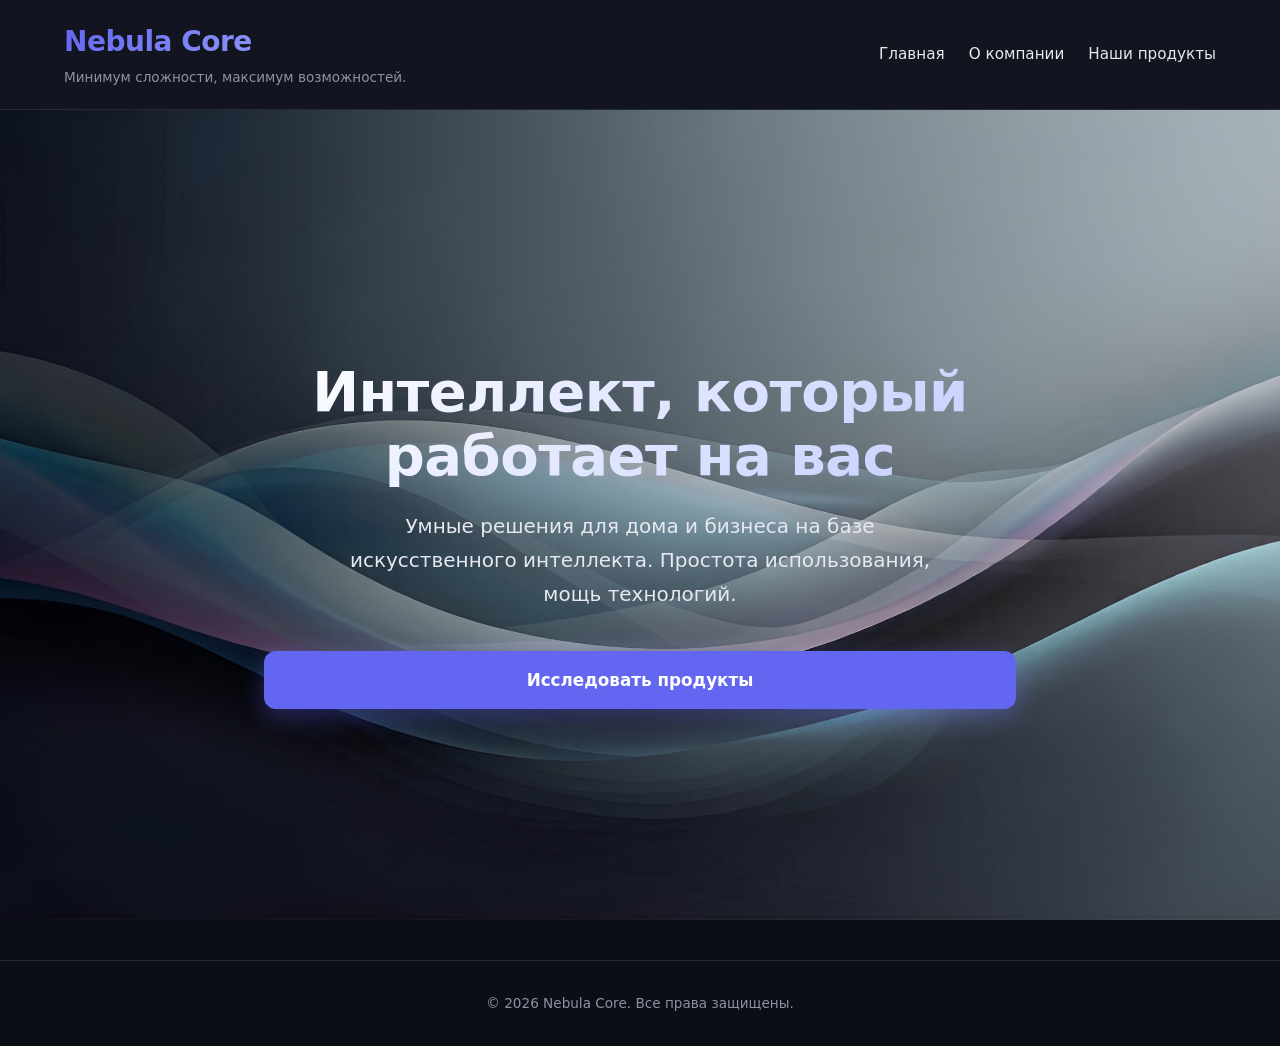
<file: index.html>
<!DOCTYPE html>
<html lang="ru">

<head>
    <meta charset="utf-8">
    <meta name="viewport" content="width=device-width, initial-scale=1.0">
    <title>Nebula Core — Технологии, которые работают на вас</title>
    <meta name="description"
        content="Эргономичная экосистема для дома и бизнеса. AI, IoT и кибербезопасность от Nebula Core.">
    <link rel="stylesheet" href="style.css">
</head>

<body>
    <header class="header">
        <div class="container header__inner">
            <div class="header__brand">
                <h1 class="header__logo">Nebula Core</h1>
                <p class="header__tagline">Минимум сложности, максимум возможностей.</p>
            </div>
            <nav class="header__nav">
                <ul class="nav__list">
                    <li class="nav__item"><a href="./index.html" class="nav__link">Главная</a></li>
                    <li class="nav__item"><a href="./about.html" class="nav__link">О компании</a></li>
                    <li class="nav__item"><a href="./products.html" class="nav__link">Наши продукты</a></li>
                </ul>
            </nav>
        </div>
    </header>

    <main class="main">
        <section class="hero">
            <div class="container hero__content">
                <h1 class="hero__title">Интеллект, который работает на вас</h1>
                <p class="hero__subtitle">Умные решения для дома и бизнеса на базе искусственного интеллекта. Простота
                    использования, мощь технологий.</p>
                <a href="./products.html" class="btn btn--hero">Исследовать продукты</a>
            </div>
        </section>
    </main>

    <footer class="footer">
        <div class="container">
            <p>© 2026 Nebula Core. Все права защищены.</p>
        </div>
    </footer>
</body>

</html>
</file>
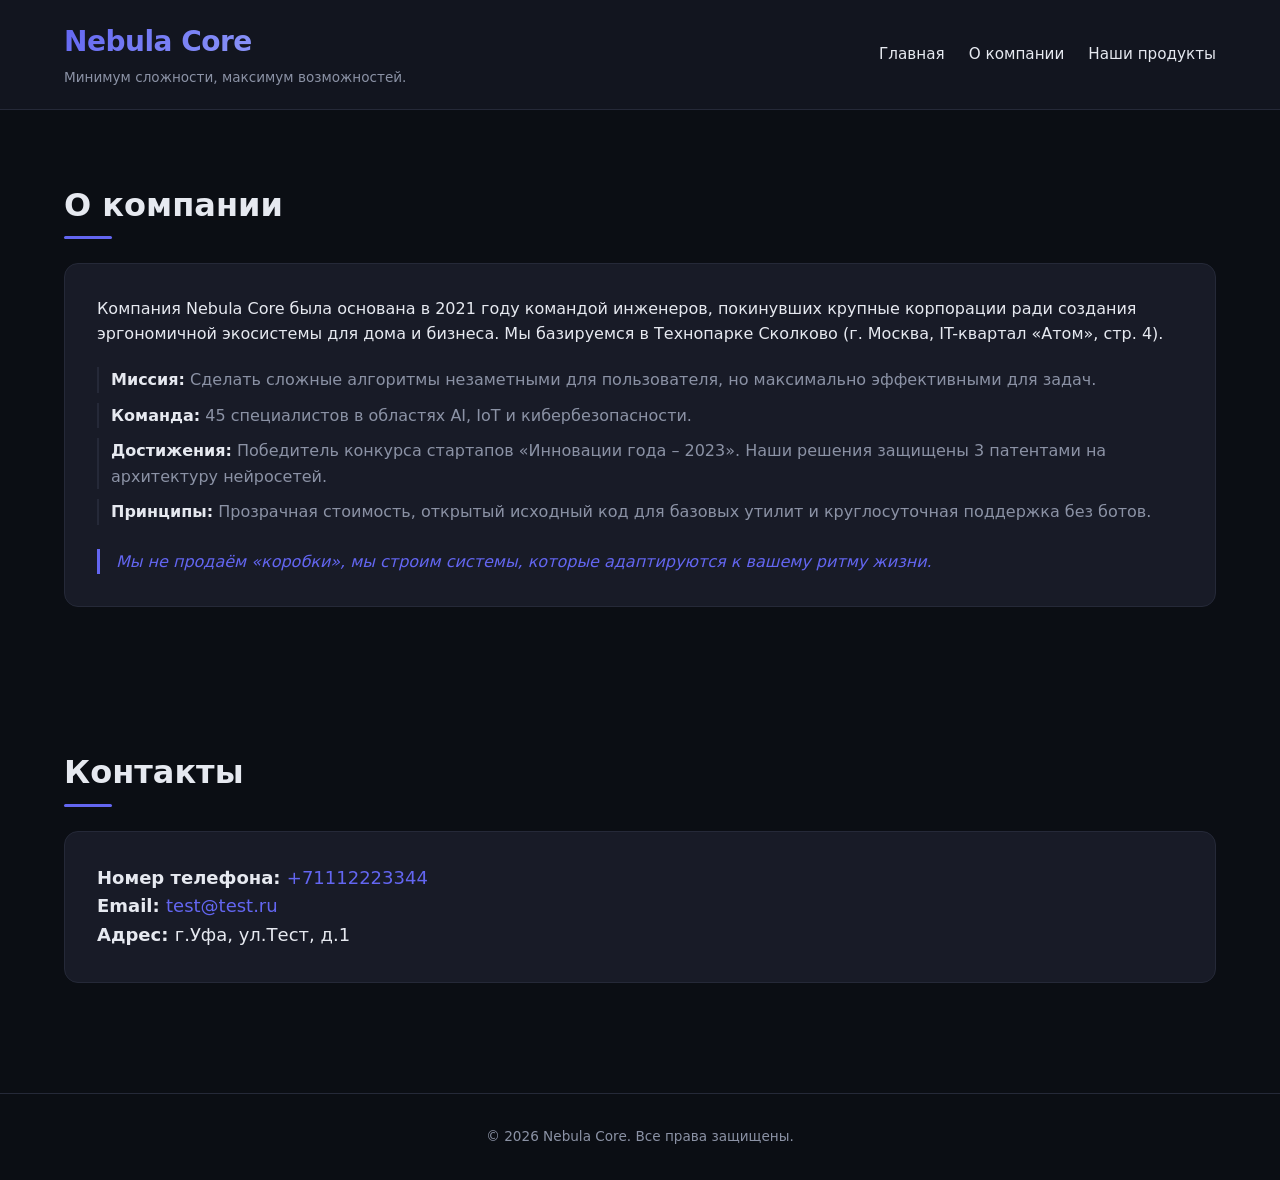
<file: about.html>
<!DOCTYPE html>
<html lang="ru">

<head>
    <meta charset="utf-8">
    <meta name="viewport" content="width=device-width, initial-scale=1.0">
    <title>Nebula Core — Технологии, которые работают на вас</title>
    <meta name="description"
        content="Эргономичная экосистема для дома и бизнеса. AI, IoT и кибербезопасность от Nebula Core.">
    <link rel="stylesheet" href="style.css">
</head>

<body>
    <header class="header">
        <div class="container header__inner">
            <div class="header__brand">
                <h1 class="header__logo">Nebula Core</h1>
                <p class="header__tagline">Минимум сложности, максимум возможностей.</p>
            </div>
            <nav class="header__nav">
                <ul class="nav__list">
                    <li class="nav__item"><a href="./index.html" class="nav__link">Главная</a></li>
                    <li class="nav__item"><a href="./about.html" class="nav__link">О компании</a></li>
                    <li class="nav__item"><a href="./products.html" class="nav__link">Наши продукты</a></li>
                </ul>
            </nav>
        </div>
    </header>

    <main class="main">
        <section id="about" class="section about">
            <div class="container">
                <h2 class="section__title">О компании</h2>
                <div class="about__content">
                    <p class="about__text">Компания Nebula Core была основана в 2021 году командой инженеров, покинувших
                        крупные корпорации ради создания эргономичной экосистемы для дома и бизнеса. Мы базируемся в
                        Технопарке Сколково (г. Москва, IT-квартал «Атом», стр. 4).</p>
                    <div class="about__details">
                        <p><strong>Миссия:</strong> Сделать сложные алгоритмы незаметными для пользователя, но
                            максимально эффективными для задач.</p>
                        <p><strong>Команда:</strong> 45 специалистов в областях AI, IoT и кибербезопасности.</p>
                        <p><strong>Достижения:</strong> Победитель конкурса стартапов «Инновации года – 2023». Наши
                            решения защищены 3 патентами на архитектуру нейросетей.</p>
                        <p><strong>Принципы:</strong> Прозрачная стоимость, открытый исходный код для базовых утилит и
                            круглосуточная поддержка без ботов.</p>
                    </div>
                    <p class="about__slogan">Мы не продаём «коробки», мы строим системы, которые адаптируются к вашему
                        ритму жизни.</p>
                </div>
            </div>
        </section>
        <section id="contacts" class="section contact">
            <div class="container">
                <h2 class="section__title">Контакты</h2>
                <div class="contact__content">
                    <p class="contact__text"><strong>Номер телефона: </strong><a href="tel:+71112223344">+71112223344</a></p>
                    <p class="contact__text"><strong>Email: </strong><a href="mailto:test@test.ru">test@test.ru</a></p>
                    <p class="contact__text"><strong>Адрес: </strong><span>г.Уфа, ул.Тест, д.1</span></p>
                </div>
            </div>
        </section>
    </main>

    <footer class="footer">
        <div class="container">
            <p>© 2026 Nebula Core. Все права защищены.</p>
        </div>
    </footer>
</body>

</html>
</file>
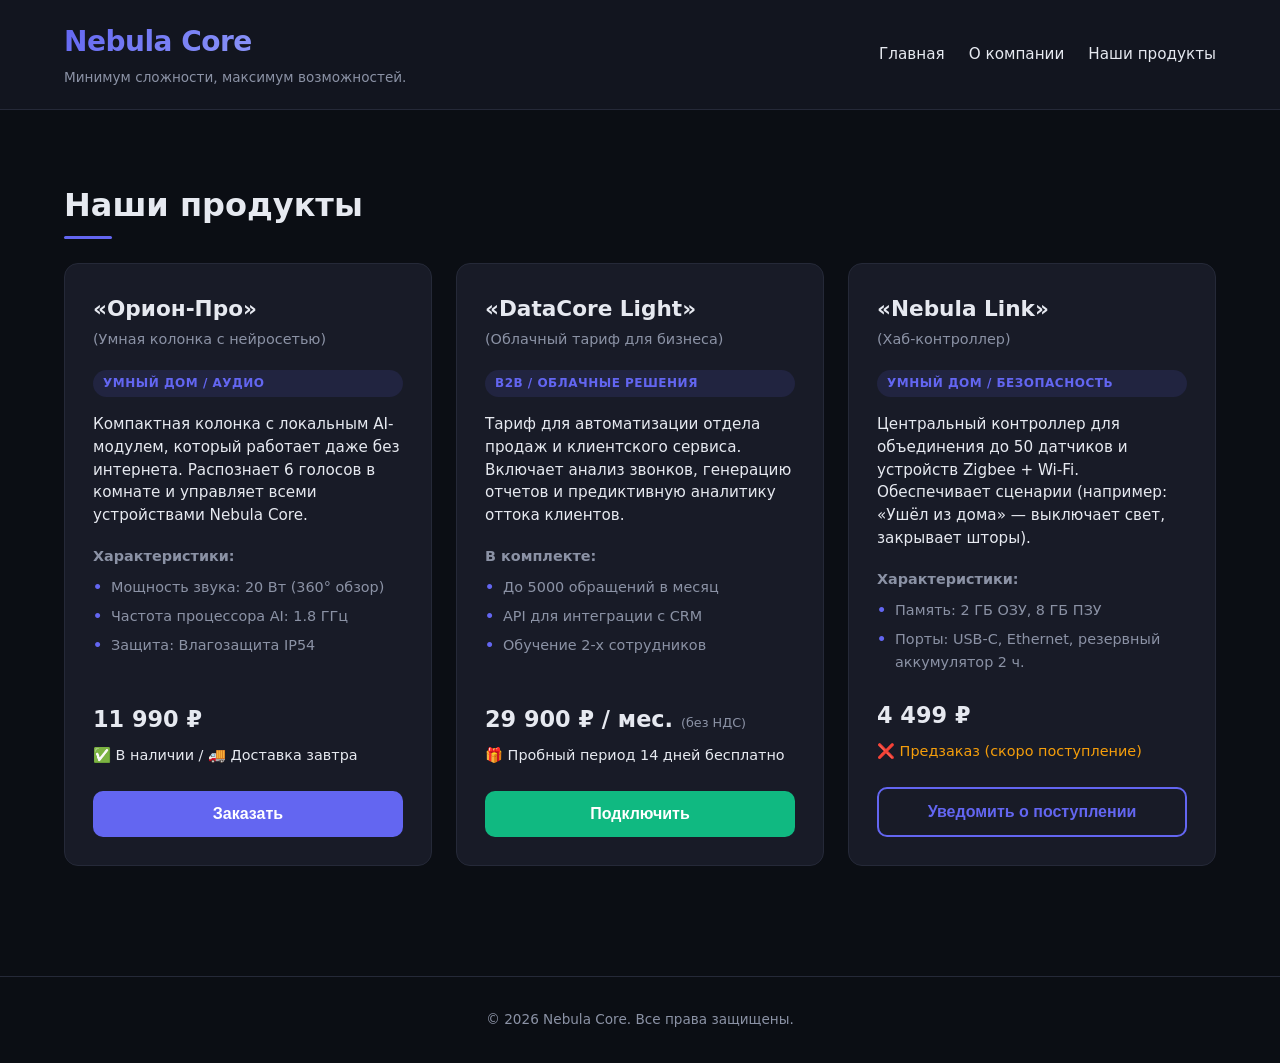
<file: products.html>
<!DOCTYPE html>
<html lang="ru">

<head>
    <meta charset="utf-8">
    <meta name="viewport" content="width=device-width, initial-scale=1.0">
    <title>Nebula Core — Технологии, которые работают на вас</title>
    <meta name="description"
        content="Эргономичная экосистема для дома и бизнеса. AI, IoT и кибербезопасность от Nebula Core.">
    <link rel="stylesheet" href="style.css">
</head>

<body>
    <header class="header">
        <div class="container header__inner">
            <div class="header__brand">
                <h1 class="header__logo">Nebula Core</h1>
                <p class="header__tagline">Минимум сложности, максимум возможностей.</p>
            </div>
            <nav class="header__nav">
                <ul class="nav__list">
                    <li class="nav__item"><a href="./index.html" class="nav__link">Главная</a></li>
                    <li class="nav__item"><a href="./about.html" class="nav__link">О компании</a></li>
                    <li class="nav__item"><a href="./products.html" class="nav__link">Наши продукты</a></li>
                </ul>
            </nav>
        </div>
    </header>

    <main class="main">
        <section id="products" class="section products">
            <div class="container">
                <h2 class="section__title">Наши продукты</h2>
                <div class="products__grid">
                    <article class="product-card">
                        <div class="product-card__header">
                            <h3 class="product-card__title">«Орион-Про»</h3>
                            <span class="product-card__subtitle">(Умная колонка с нейросетью)</span>
                        </div>
                        <span class="product-card__category">Умный дом / Аудио</span>
                        <p class="product-card__desc">Компактная колонка с локальным AI-модулем, который работает даже
                            без интернета. Распознает 6 голосов в комнате и управляет всеми устройствами Nebula Core.
                        </p>
                        <h4 class="product-card__subheader">Характеристики:</h4>
                        <ul class="product-card__list">
                            <li>Мощность звука: 20 Вт (360° обзор)</li>
                            <li>Частота процессора AI: 1.8 ГГц</li>
                            <li>Защита: Влагозащита IP54</li>
                        </ul>
                        <p class="product-card__price">11 990 ₽</p>
                        <p class="product-card__status">✅ В наличии / 🚚 Доставка завтра</p>
                        <button class="btn btn--primary product-action-btn" data-action="order"
                            data-product="«Орион-Про»">Заказать</button>
                    </article>

                    <article class="product-card">
                        <div class="product-card__header">
                            <h3 class="product-card__title">«DataCore Light»</h3>
                            <span class="product-card__subtitle">(Облачный тариф для бизнеса)</span>
                        </div>
                        <span class="product-card__category">B2B / Облачные решения</span>
                        <p class="product-card__desc">Тариф для автоматизации отдела продаж и клиентского сервиса.
                            Включает анализ звонков, генерацию отчетов и предиктивную аналитику оттока клиентов.</p>
                        <h4 class="product-card__subheader">В комплекте:</h4>
                        <ul class="product-card__list">
                            <li>До 5000 обращений в месяц</li>
                            <li>API для интеграции с CRM</li>
                            <li>Обучение 2-х сотрудников</li>
                        </ul>
                        <p class="product-card__price">29 900 ₽ / мес. <span class="price-note">(без НДС)</span></p>
                        <p class="product-card__status">🎁 Пробный период 14 дней бесплатно</p>
                        <button class="btn btn--accent product-action-btn" data-action="connect"
                            data-product="«DataCore Light»">Подключить</button>
                    </article>

                    <article class="product-card">
                        <div class="product-card__header">
                            <h3 class="product-card__title">«Nebula Link»</h3>
                            <span class="product-card__subtitle">(Хаб-контроллер)</span>
                        </div>
                        <span class="product-card__category">Умный дом / Безопасность</span>
                        <p class="product-card__desc">Центральный контроллер для объединения до 50 датчиков и устройств
                            Zigbee + Wi-Fi. Обеспечивает сценарии (например: «Ушёл из дома» — выключает свет, закрывает
                            шторы).</p>
                        <h4 class="product-card__subheader">Характеристики:</h4>
                        <ul class="product-card__list">
                            <li>Память: 2 ГБ ОЗУ, 8 ГБ ПЗУ</li>
                            <li>Порты: USB-C, Ethernet, резервный аккумулятор 2 ч.</li>
                        </ul>
                        <p class="product-card__price">4 499 ₽</p>
                        <p class="product-card__status status--preorder">❌ Предзаказ (скоро поступление)</p>
                        <button class="btn btn--outline product-action-btn" data-action="notify"
                            data-product="«Nebula Link»">Уведомить о поступлении</button>
                    </article>
                </div>
            </div>
        </section>
    </main>

    <footer class="footer">
        <div class="container">
            <p>© 2026 Nebula Core. Все права защищены.</p>
        </div>
    </footer>

    <div id="toast" class="toast" role="alert" aria-live="polite">
        <span class="toast__icon">✅</span>
        <span class="toast__message" id="toast-message"></span>
        <button class="toast__close" aria-label="Закрыть">&times;</button>
    </div>

    <script src="script.js" defer></script>
</body>

</html>
</file>
<file: style.css>
* {
    box-sizing: border-box;
    margin: 0;
    padding: 0;
}

html {
    scroll-behavior: smooth;
    scroll-padding-top: 90px;
}

body {
    font-family: system-ui, -apple-system, "Segoe UI", Roboto, sans-serif;
    background: #0b0e14;
    color: #e6e9f0;
    line-height: 1.6;
    -webkit-font-smoothing: antialiased;
}

.container {
    max-width: 1200px;
    margin: 0 auto;
    padding: 0 24px;
}

.header {
    background: #12151f;
    border-bottom: 1px solid #252938;
    padding: 20px 0;
    position: sticky;
    top: 0;
    z-index: 10;
}

.header__inner {
    display: flex;
    justify-content: space-between;
    align-items: center;
    flex-wrap: wrap;
    gap: 20px;
}

.header__logo {
    font-size: 1.75rem;
    font-weight: 800;
    background: linear-gradient(135deg, #6366f1, #a5b4fc);
    -webkit-background-clip: text;
    background-clip: text;
    color: transparent;
    letter-spacing: -0.5px;
}

.header__tagline {
    font-size: 0.85rem;
    color: #8b92a5;
    margin-top: 2px;
}

.nav__list {
    display: flex;
    list-style: none;
    gap: 24px;
}

.nav__link {
    color: #e6e9f0;
    text-decoration: none;
    font-weight: 500;
    font-size: 0.95rem;
    padding: 6px 0;
    position: relative;
    transition: all 0.25s cubic-bezier(0.4, 0, 0.2, 1);
}

.nav__link:hover {
    color: #6366f1;
}

.nav__link::after {
    content: '';
    position: absolute;
    bottom: 0;
    left: 0;
    width: 0;
    height: 2px;
    background: #6366f1;
    transition: all 0.25s cubic-bezier(0.4, 0, 0.2, 1);
}

.nav__link:hover::after {
    width: 100%;
}

.section {
    padding: 70px 0;
}

.section__title {
    font-size: 2rem;
    margin-bottom: 32px;
    position: relative;
    display: inline-block;
}

.section__title::after {
    content: '';
    position: absolute;
    bottom: -8px;
    left: 0;
    width: 48px;
    height: 3px;
    background: #6366f1;
    border-radius: 2px;
}

.about__content {
    background: #181b27;
    border: 1px solid #252938;
    border-radius: 14px;
    padding: 32px;
}

.about__text {
    margin-bottom: 20px;
}

.about__details p {
    margin-bottom: 10px;
    color: #8b92a5;
    padding-left: 12px;
    border-left: 2px solid #252938;
}

.about__details strong {
    color: #e6e9f0;
    font-weight: 600;
}

.about__slogan {
    margin-top: 24px;
    font-style: italic;
    color: #6366f1;
    border-left: 3px solid #6366f1;
    padding-left: 16px;
    font-weight: 500;
}

.contact__content {
    background: #181b27;
    border: 1px solid #252938;
    border-radius: 14px;
    padding: 32px;
}

.contact__text {
    font-size: 18px;
}

.contact__text > a {
    text-decoration: none;
    color: #6366f1;
}

.contact__text > a:hover {
    text-decoration: underline; 
}

.products__grid {
    display: grid;
    grid-template-columns: repeat(auto-fit, minmax(320px, 1fr));
    gap: 24px;
}

.product-card {
    background: #181b27;
    border: 1px solid #252938;
    border-radius: 14px;
    padding: 28px;
    transition: all 0.25s cubic-bezier(0.4, 0, 0.2, 1);
    display: flex;
    flex-direction: column;
}

.product-card:hover {
    transform: translateY(-6px);
    box-shadow: 0 12px 32px rgba(99, 102, 241, 0.15);
    border-color: #6366f1;
}

.product-card__header {
    margin-bottom: 6px;
}

.product-card__title {
    font-size: 1.35rem;
    font-weight: 700;
}

.product-card__subtitle {
    font-size: 0.9rem;
    color: #8b92a5;
}

.product-card__category {
    display: inline-block;
    background: rgba(99, 102, 241, 0.12);
    color: #6366f1;
    padding: 4px 10px;
    border-radius: 20px;
    font-size: 0.75rem;
    font-weight: 600;
    margin: 12px 0 16px;
    text-transform: uppercase;
    letter-spacing: 0.5px;
}

.product-card__desc {
    margin-bottom: 18px;
    font-size: 0.95rem;
    line-height: 1.5;
}

.product-card__subheader {
    font-size: 0.9rem;
    margin-bottom: 8px;
    color: #8b92a5;
    font-weight: 600;
}

.product-card__list {
    list-style: none;
    margin-bottom: 18px;
    flex-grow: 1;
}

.product-card__list li {
    padding-left: 18px;
    position: relative;
    margin-bottom: 6px;
    font-size: 0.9rem;
    color: #8b92a5;
}

.product-card__list li::before {
    content: '•';
    position: absolute;
    left: 0;
    color: #6366f1;
    font-weight: bold;
}

.product-card__price {
    font-size: 1.4rem;
    font-weight: 700;
    margin-bottom: 6px;
    color: #e6e9f0;
}

.price-note {
    font-size: 0.8rem;
    color: #8b92a5;
    font-weight: 400;
}

.product-card__status {
    font-size: 0.9rem;
    margin-bottom: 24px;
    font-weight: 500;
}

.status--preorder {
    color: #f59e0b;
}

.btn {
    display: inline-flex;
    justify-content: center;
    align-items: center;
    width: 100%;
    padding: 14px 20px;
    border: none;
    border-radius: 10px;
    font-size: 1rem;
    font-weight: 600;
    cursor: pointer;
    transition: background 0.25s ease, transform 0.2s ease, color 0.2s ease;
    position: relative;
    overflow: hidden;
}

.btn--primary {
    background: #6366f1;
    color: #fff;
}

.btn--primary:hover {
    background: #4f46e5;
    transform: translateY(-1px);
}

.btn--accent {
    background: #10b981;
    color: #fff;
}

.btn--accent:hover {
    background: #059669;
    transform: translateY(-1px);
}

.btn--outline {
    background: transparent;
    border: 2px solid #6366f1;
    color: #6366f1;
}

.btn--outline:hover {
    background: rgba(99, 102, 241, 0.1);
}

.btn.loading {
    pointer-events: none;
    color: transparent !important;
    opacity: 0.85;
}

.btn.loading::after {
    content: '';
    position: absolute;
    left: 50%;
    top: 50%;
    transform: translate(-50%, -50%);
    width: 18px;
    height: 18px;
    border: 2px solid rgba(255, 255, 255, 0.3);
    border-top-color: #fff;
    border-radius: 50%;
    animation: btn-spin 0.7s linear infinite;
}

.btn.success {
    background: #10b981 !important;
    border-color: #10b981 !important;
    color: #fff !important;
}

@keyframes btn-spin {
    to {
        transform: translate(-50%, -50%) rotate(360deg);
    }
}

.toast {
    position: fixed;
    top: 24px;
    left: 50%;
    transform: translateX(-50%) translateY(-20px);
    background: #181b27;
    border: 1px solid #10b981;
    border-radius: 12px;
    padding: 14px 20px;
    display: flex;
    align-items: center;
    gap: 12px;
    box-shadow: 0 0 0 3px rgba(16, 185, 129, 0.15), 0 8px 24px rgba(0, 0, 0, 0.4);
    z-index: 200;
    opacity: 0;
    visibility: hidden;
    transition: all 0.3s cubic-bezier(0.4, 0, 0.2, 1);
    max-width: 90%;
    width: 380px;
    backdrop-filter: blur(8px);
}

.toast.active {
    opacity: 1;
    visibility: visible;
    transform: translateX(-50%) translateY(0);
}

.toast__icon {
    font-size: 1.1rem;
}

.toast__message {
    font-size: 0.9rem;
    color: #e6e9f0;
    flex: 1;
    line-height: 1.4;
}

.toast__close {
    background: transparent;
    border: none;
    color: #8b92a5;
    cursor: pointer;
    font-size: 1.3rem;
    padding: 0;
    line-height: 1;
    transition: all 0.25s cubic-bezier(0.4, 0, 0.2, 1);
    margin-left: 8px;
}

.toast__close:hover {
    color: #e6e9f0;
}

.footer {
    text-align: center;
    padding: 32px 0;
    border-top: 1px solid #252938;
    color: #8b92a5;
    font-size: 0.85rem;
    margin-top: 40px;
}

@media (max-width: 768px) {
    .header__inner {
        flex-direction: column;
        align-items: flex-start;
    }

    .nav__list {
        gap: 16px;
        flex-wrap: wrap;
    }

    .section {
        padding: 50px 0;
    }

    .section__title {
        font-size: 1.6rem;
    }

    .products__grid {
        grid-template-columns: 1fr;
    }

    .about__content {
        padding: 24px;
    }
}

@media (max-width: 480px) {
    .toast {
        width: calc(100% - 32px);
        top: 16px;
    }
}

.hero {
    position: relative;
    min-height: 90vh;
    display: flex;
    align-items: center;
    justify-content: center;
    background: url('./assets/image.jpeg') center/cover no-repeat;
    overflow: hidden;
    padding: 120px 0 80px;
}

.hero__content {
    position: relative;
    z-index: 2;
    text-align: center;
    max-width: 800px;
    animation: fadeInUp 0.8s ease-out;
}

.hero__title {
    font-size: clamp(2.2rem, 5vw, 3.5rem);
    font-weight: 800;
    line-height: 1.15;
    margin-bottom: 20px;
    background: linear-gradient(135deg, #fff 0%, #c2ccff 100%);
    -webkit-background-clip: text;
    background-clip: text;
    color: transparent;
    letter-spacing: -0.5px;
}

.hero__subtitle {
    font-size: clamp(1rem, 2vw, 1.25rem);
    color: #e6e9f0;
    line-height: 1.7;
    margin-bottom: 40px;
    max-width: 640px;
    margin-left: auto;
    margin-right: auto;
}

.btn--hero {
    display: inline-flex;
    padding: 16px 40px;
    background: #6366f1;
    color: #fff;
    border-radius: 12px;
    font-size: 1.05rem;
    font-weight: 600;
    text-decoration: none;
    transition: all 0.25s cubic-bezier(0.4, 0, 0.2, 1);
    border: none;
    cursor: pointer;
    box-shadow: 0 8px 24px rgba(99, 102, 241, 0.35);
}

.btn--hero:hover {
    background: #4f46e5;
    transform: translateY(-3px);
    box-shadow: 0 12px 32px rgba(99, 102, 241, 0.45);
}

@keyframes fadeInUp {
    from {
        opacity: 0;
        transform: translateY(30px);
    }

    to {
        opacity: 1;
        transform: translateY(0);
    }
}

@media (max-width: 768px) {
    .hero {
        min-height: 80vh;
        padding: 100px 0 60px;
    }

    .hero__title {
        font-size: 2rem;
    }

    .hero__subtitle {
        font-size: 1rem;
        padding: 0 16px;
    }

    .btn--hero {
        padding: 14px 32px;
        font-size: 1rem;
    }
}
</file>
